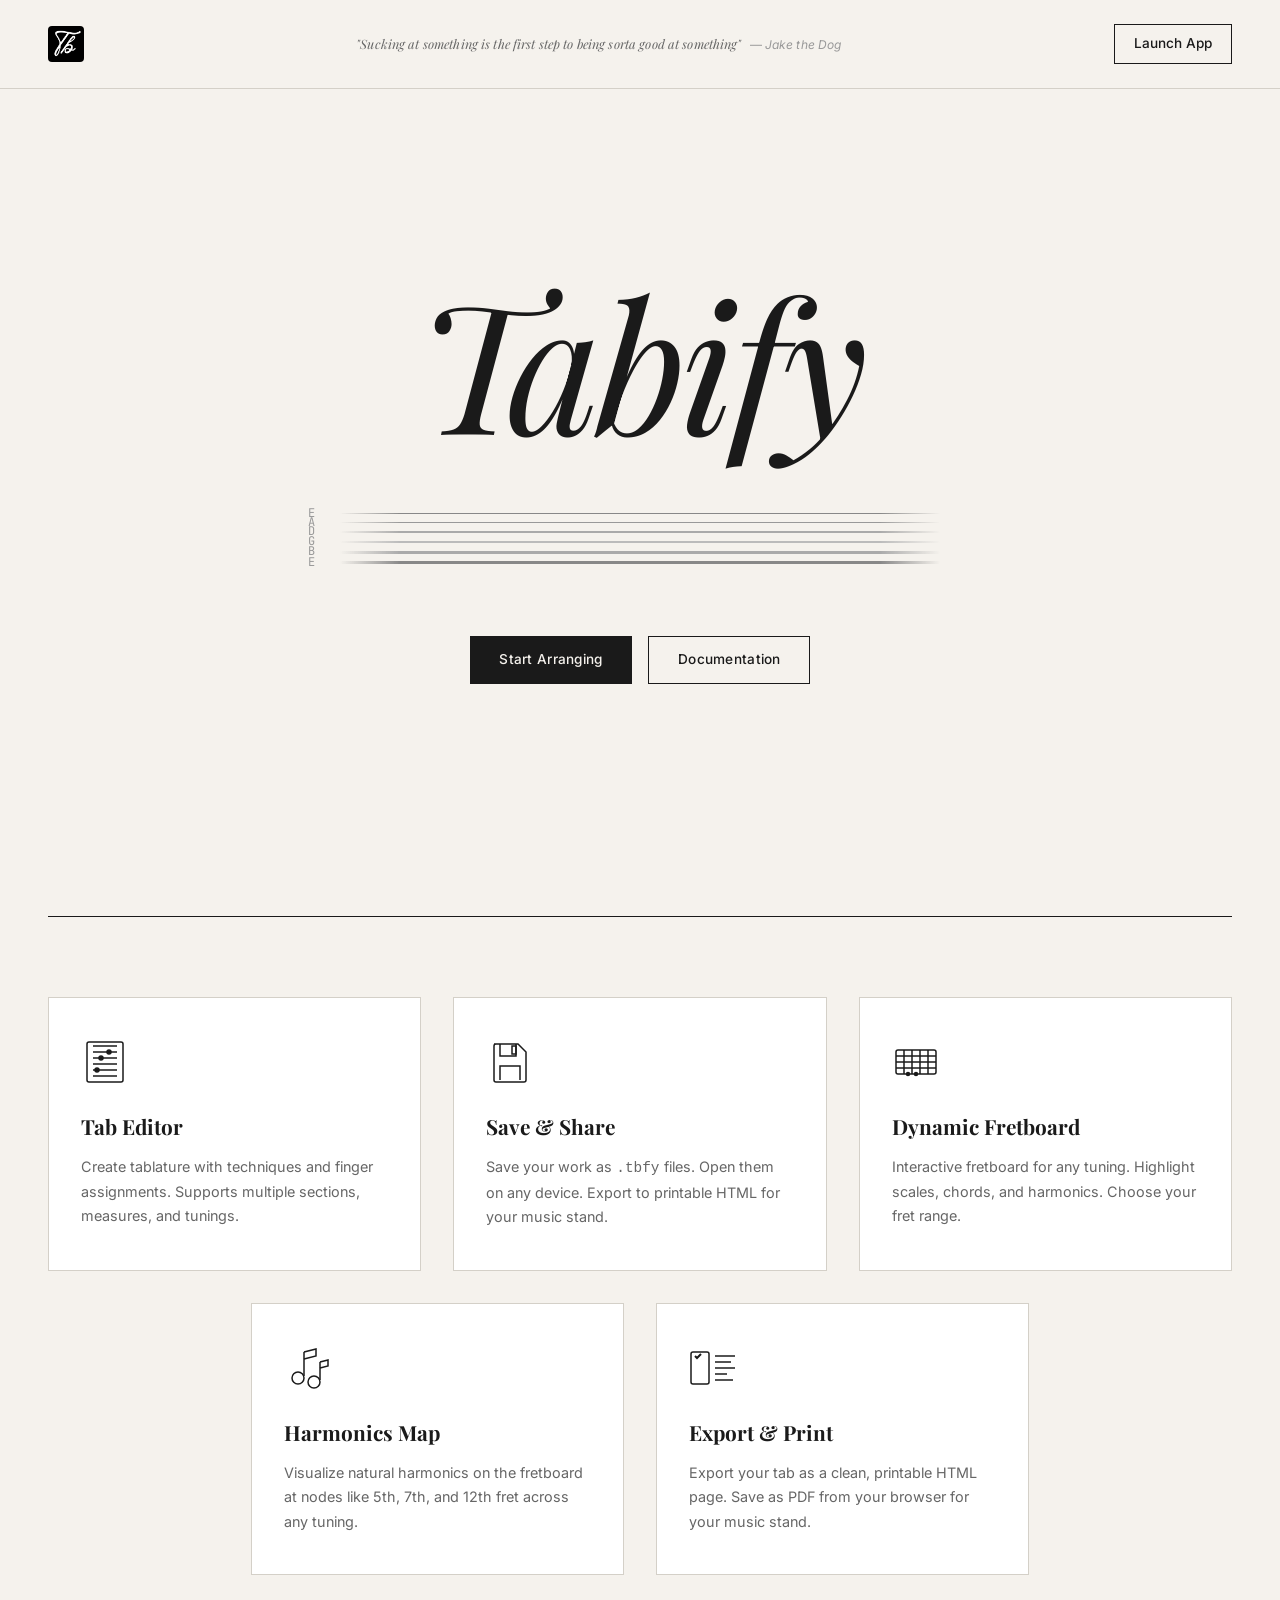
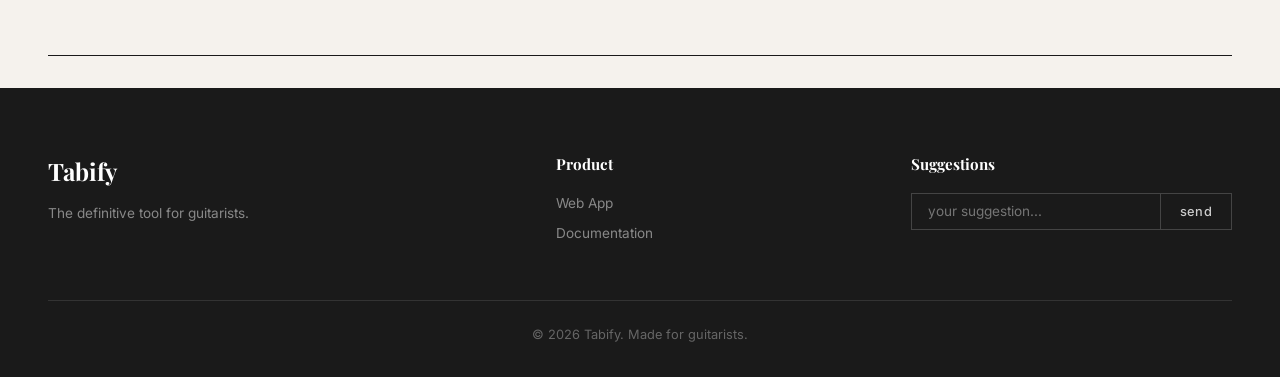
<file: index.html>
<!DOCTYPE html>
<html lang="en">
<head>
    <meta charset="UTF-8">
    <meta name="viewport" content="width=device-width, initial-scale=1.0">
    <title>Tabify — Guitar Arrangement Tool</title>
    <link rel="preconnect" href="https://fonts.googleapis.com">
    <link rel="preconnect" href="https://fonts.gstatic.com" crossorigin>
    <link href="https://fonts.googleapis.com/css2?family=Playfair+Display:ital,wght@0,400;0,700;0,900;1,400&family=Inter:wght@300;400;500;600&family=JetBrains+Mono:wght@400;500&display=swap" rel="stylesheet">
    <link rel="stylesheet" href="styles.css">
</head>
<body id="top">

    <!-- Navigation -->
    <nav class="navbar">
        <div class="nav-logo"><img src="logo.png" alt="Tabify" class="nav-logo-img"></div>
        <div class="nav-quote">
            <span class="nav-quote-text">"Sucking at something is the first step to being sorta good at something"</span>
            <span class="nav-quote-author">— <em>Jake the Dog</em></span>
        </div>
        <div class="nav-actions">
            <a href="editor.html" class="nav-btn">Launch App</a>
            <button class="hamburger" aria-label="Menu">
                <span></span>
                <span></span>
                <span></span>
            </button>
        </div>
    </nav>

    <!-- Hero Section -->
    <section class="hero">
        <div class="hero-content">
            <h1 class="hero-title hero-title-accent">Tabify</h1>
            <div class="hero-guitar">
                <div class="guitar-strings">
                    <div class="string" data-note="E"></div>
                    <div class="string" data-note="A"></div>
                    <div class="string" data-note="D"></div>
                    <div class="string" data-note="G"></div>
                    <div class="string" data-note="B"></div>
                    <div class="string" data-note="E"></div>
                </div>
            </div>
            <div class="hero-cta">
                <a href="editor.html" class="btn btn-primary">Start Arranging</a>
                <a href="docs.html" class="btn btn-outline">Documentation</a>
            </div>
        </div>
    </section>

    <!-- Section Divider -->
    <div class="section-divider">
        <div class="divider-line"></div>
    </div>

    <!-- Features Section -->
    <section id="features" class="features">
        <div class="features-grid">

            <div class="feature-card">
                <div class="feature-icon">
                    <svg viewBox="0 0 48 48" fill="none" stroke="currentColor" stroke-width="1.5">
                        <rect x="6" y="4" width="36" height="40" rx="2"/>
                        <line x1="12" y1="14" x2="36" y2="14"/>
                        <line x1="12" y1="20" x2="36" y2="20"/>
                        <line x1="12" y1="26" x2="36" y2="26"/>
                        <line x1="12" y1="32" x2="36" y2="32"/>
                        <line x1="12" y1="38" x2="36" y2="38"/>
                        <line x1="12" y1="8" x2="36" y2="8"/>
                        <circle cx="20" cy="20" r="2" fill="currentColor"/>
                        <circle cx="28" cy="14" r="2" fill="currentColor"/>
                        <circle cx="16" cy="32" r="2" fill="currentColor"/>
                    </svg>
                </div>
                <h3>Tab Editor</h3>
                <p>Create tablature with techniques and finger assignments. Supports multiple sections, measures, and tunings.</p>
            </div>

            <div class="feature-card">
                <div class="feature-icon">
                    <svg viewBox="0 0 48 48" fill="none" stroke="currentColor" stroke-width="1.5">
                        <path d="M8 6h24l8 8v28a2 2 0 01-2 2H10a2 2 0 01-2-2V8a2 2 0 012-2z"/>
                        <path d="M14 6v12h16V6"/>
                        <path d="M14 42v-14h20v14"/>
                        <rect x="26" y="8" width="4" height="8"/>
                    </svg>
                </div>
                <h3>Save & Share</h3>
                <p>Save your work as <code>.tbfy</code> files. Open them on any device. Export to printable HTML for your music stand.</p>
            </div>

            <div class="feature-card">
                <div class="feature-icon">
                    <svg viewBox="0 0 48 48" fill="none" stroke="currentColor" stroke-width="1.5">
                        <rect x="4" y="12" width="40" height="24" rx="2"/>
                        <line x1="4" y1="18" x2="44" y2="18"/>
                        <line x1="4" y1="24" x2="44" y2="24"/>
                        <line x1="4" y1="30" x2="44" y2="30"/>
                        <line x1="12" y1="12" x2="12" y2="36"/>
                        <line x1="20" y1="12" x2="20" y2="36"/>
                        <line x1="28" y1="12" x2="28" y2="36"/>
                        <line x1="36" y1="12" x2="36" y2="36"/>
                        <circle cx="24" cy="36" r="1.5" fill="currentColor"/>
                        <circle cx="16" cy="36" r="1.5" fill="currentColor"/>
                    </svg>
                </div>
                <h3>Dynamic Fretboard</h3>
                <p>Interactive fretboard for any tuning. Highlight scales, chords, and harmonics. Choose your fret range.</p>
            </div>

            <div class="feature-card">
                <div class="feature-icon">
                    <svg viewBox="0 0 48 48" fill="none" stroke="currentColor" stroke-width="1.5">
                        <path d="M20 8 L20 32"/>
                        <circle cx="14" cy="34" r="6"/>
                        <path d="M20 8 L32 5 L32 12 L20 15"/>
                        <path d="M36 18 L36 36"/>
                        <circle cx="30" cy="38" r="6"/>
                        <path d="M36 18 L44 16 L44 22 L36 24"/>
                    </svg>
                </div>
                <h3>Harmonics Map</h3>
                <p>Visualize natural harmonics on the fretboard at nodes like 5th, 7th, and 12th fret across any tuning.</p>
            </div>

            <div class="feature-card">
                <div class="feature-icon">
                    <svg viewBox="0 0 48 48" fill="none" stroke="currentColor" stroke-width="1.5">
                        <rect x="2" y="8" width="18" height="32" rx="2"/>
                        <path d="M26 12 h20"/>
                        <path d="M26 18 h16"/>
                        <path d="M26 24 h20"/>
                        <path d="M26 30 h12"/>
                        <path d="M26 36 h18"/>
                        <path d="M6 12 L8 14 L12 10" stroke-width="2"/>
                    </svg>
                </div>
                <h3>Export & Print</h3>
                <p>Export your tab as a clean, printable HTML page. Save as PDF from your browser for your music stand.</p>
            </div>

        </div>
    </section>

    <!-- Section Divider -->
    <div class="section-divider">
        <div class="divider-line"></div>
    </div>

    <!-- Footer -->
    <footer class="footer">
        <div class="footer-content">
            <div class="footer-brand">
                <span class="footer-logo">Tabify</span>
                <p>The definitive tool for guitarists.</p>
            </div>
            <div class="footer-links">
                <div class="footer-col">
                    <h4>Product</h4>
                    <a href="#top">Web App</a>
                    <a href="docs.html">Documentation</a>
                </div>
            </div>
            <div class="footer-newsletter">
                <h4>Suggestions</h4>
                <div class="newsletter-form">
                    <input type="text" id="suggestion-input" placeholder="your suggestion...">
                    <button class="btn btn-primary" id="suggestion-submit">send</button>
                </div>
            </div>
        </div>
        <div class="footer-bottom">
            <p>&copy; 2026 Tabify. Made for guitarists.</p>
        </div>
    </footer>

    <script>
    // Hamburger menu — toggle quote visibility on mobile
    const hamburger = document.querySelector('.hamburger');
    const navQuote = document.querySelector('.nav-quote');
    if (hamburger && navQuote) {
        hamburger.addEventListener('click', () => {
            navQuote.style.display = navQuote.style.display === 'flex' ? 'none' : 'flex';
            if (navQuote.style.display === 'flex') {
                navQuote.style.position = 'absolute';
                navQuote.style.top = '100%';
                navQuote.style.left = '0';
                navQuote.style.right = '0';
                navQuote.style.background = 'var(--bg)';
                navQuote.style.flexDirection = 'column';
                navQuote.style.padding = '1rem 1.5rem';
                navQuote.style.borderBottom = '1px solid var(--border)';
            }
        });
    }

    // Suggestions form via Formspree
    document.getElementById('suggestion-submit').addEventListener('click', () => {
        const input = document.getElementById('suggestion-input');
        const msg = input.value.trim();
        if (!msg) return;

        const btn = document.getElementById('suggestion-submit');
        btn.textContent = '...';
        btn.disabled = true;

        fetch('https://formspree.io/f/xjgadlap', {
            method: 'POST',
            headers: { 'Content-Type': 'application/json', 'Accept': 'application/json' },
            body: JSON.stringify({ message: msg })
        })
        .then(res => {
            if (res.ok) {
                input.value = '';
                btn.textContent = 'sent!';
                setTimeout(() => { btn.textContent = 'send'; btn.disabled = false; }, 2000);
            } else {
                btn.textContent = 'error';
                setTimeout(() => { btn.textContent = 'send'; btn.disabled = false; }, 2000);
            }
        })
        .catch(() => {
            btn.textContent = 'error';
            setTimeout(() => { btn.textContent = 'send'; btn.disabled = false; }, 2000);
        });
    });
    </script>
</body>
</html>
</file>
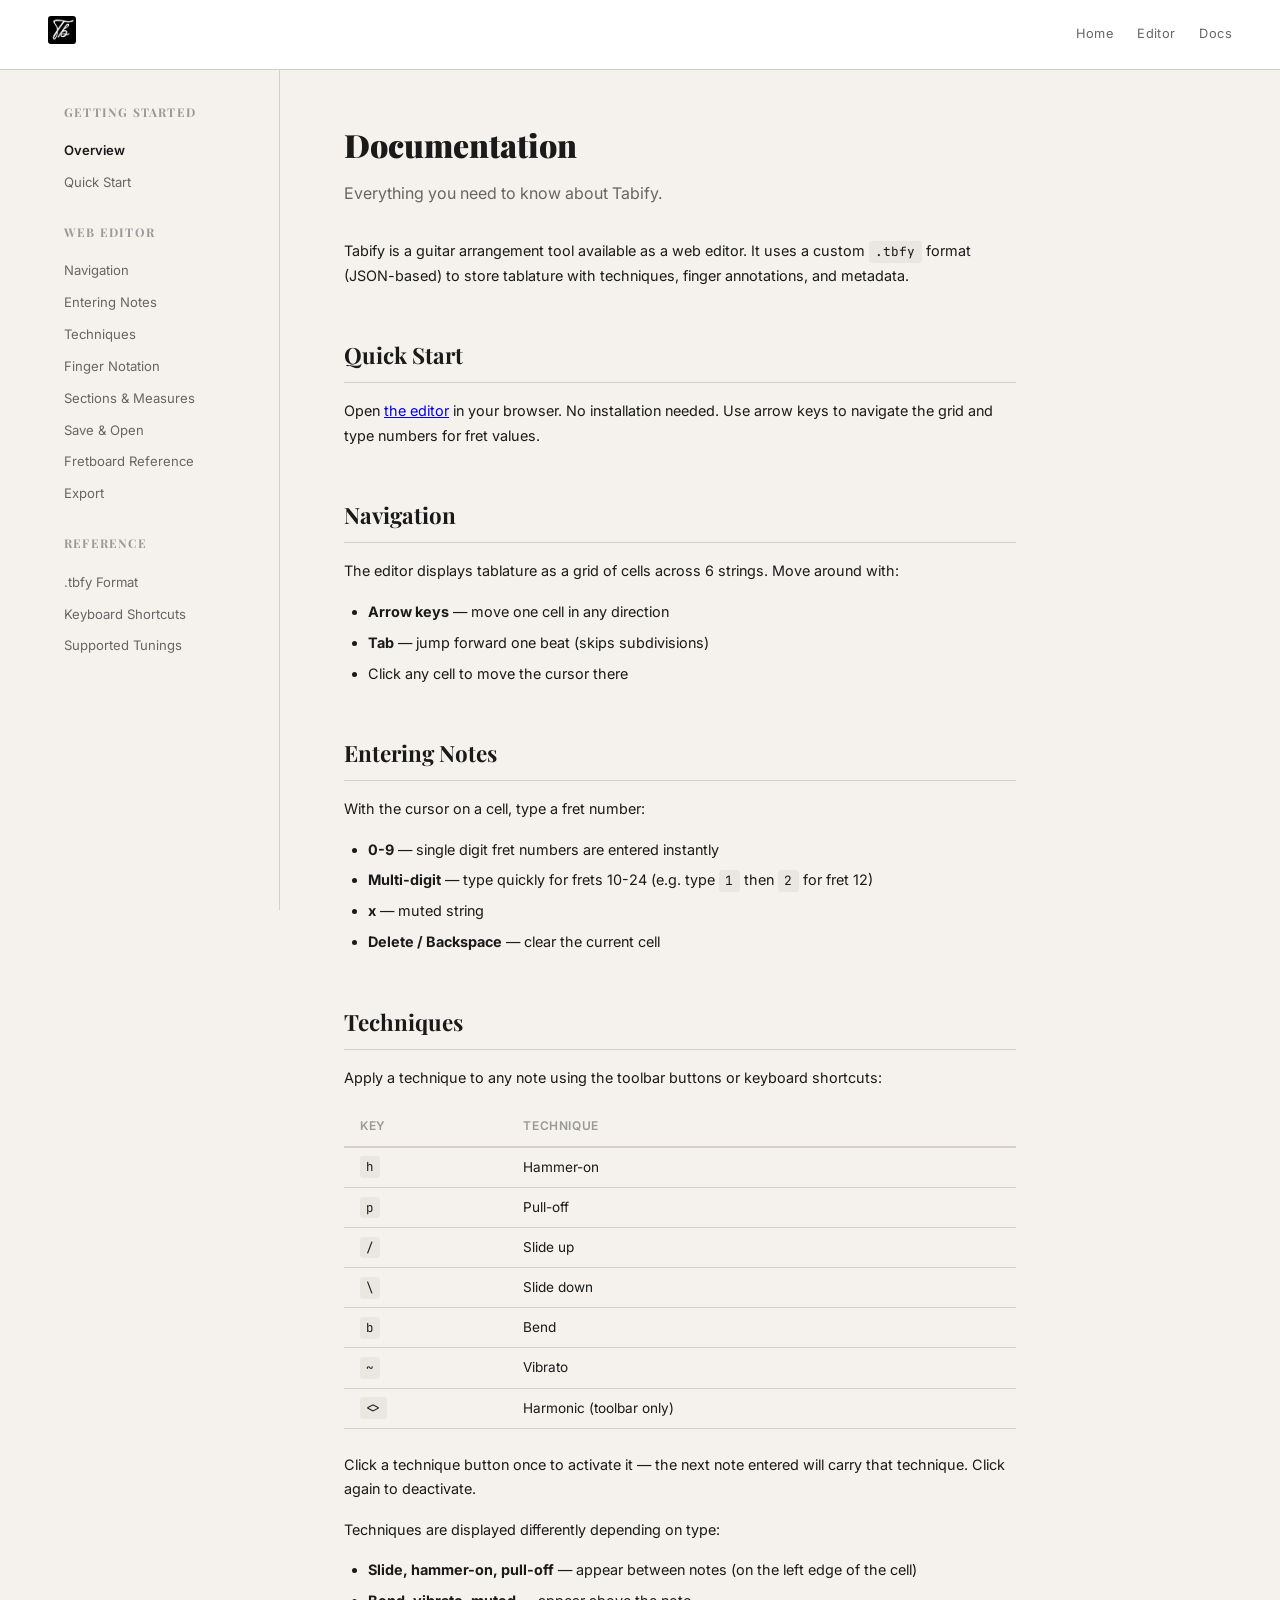
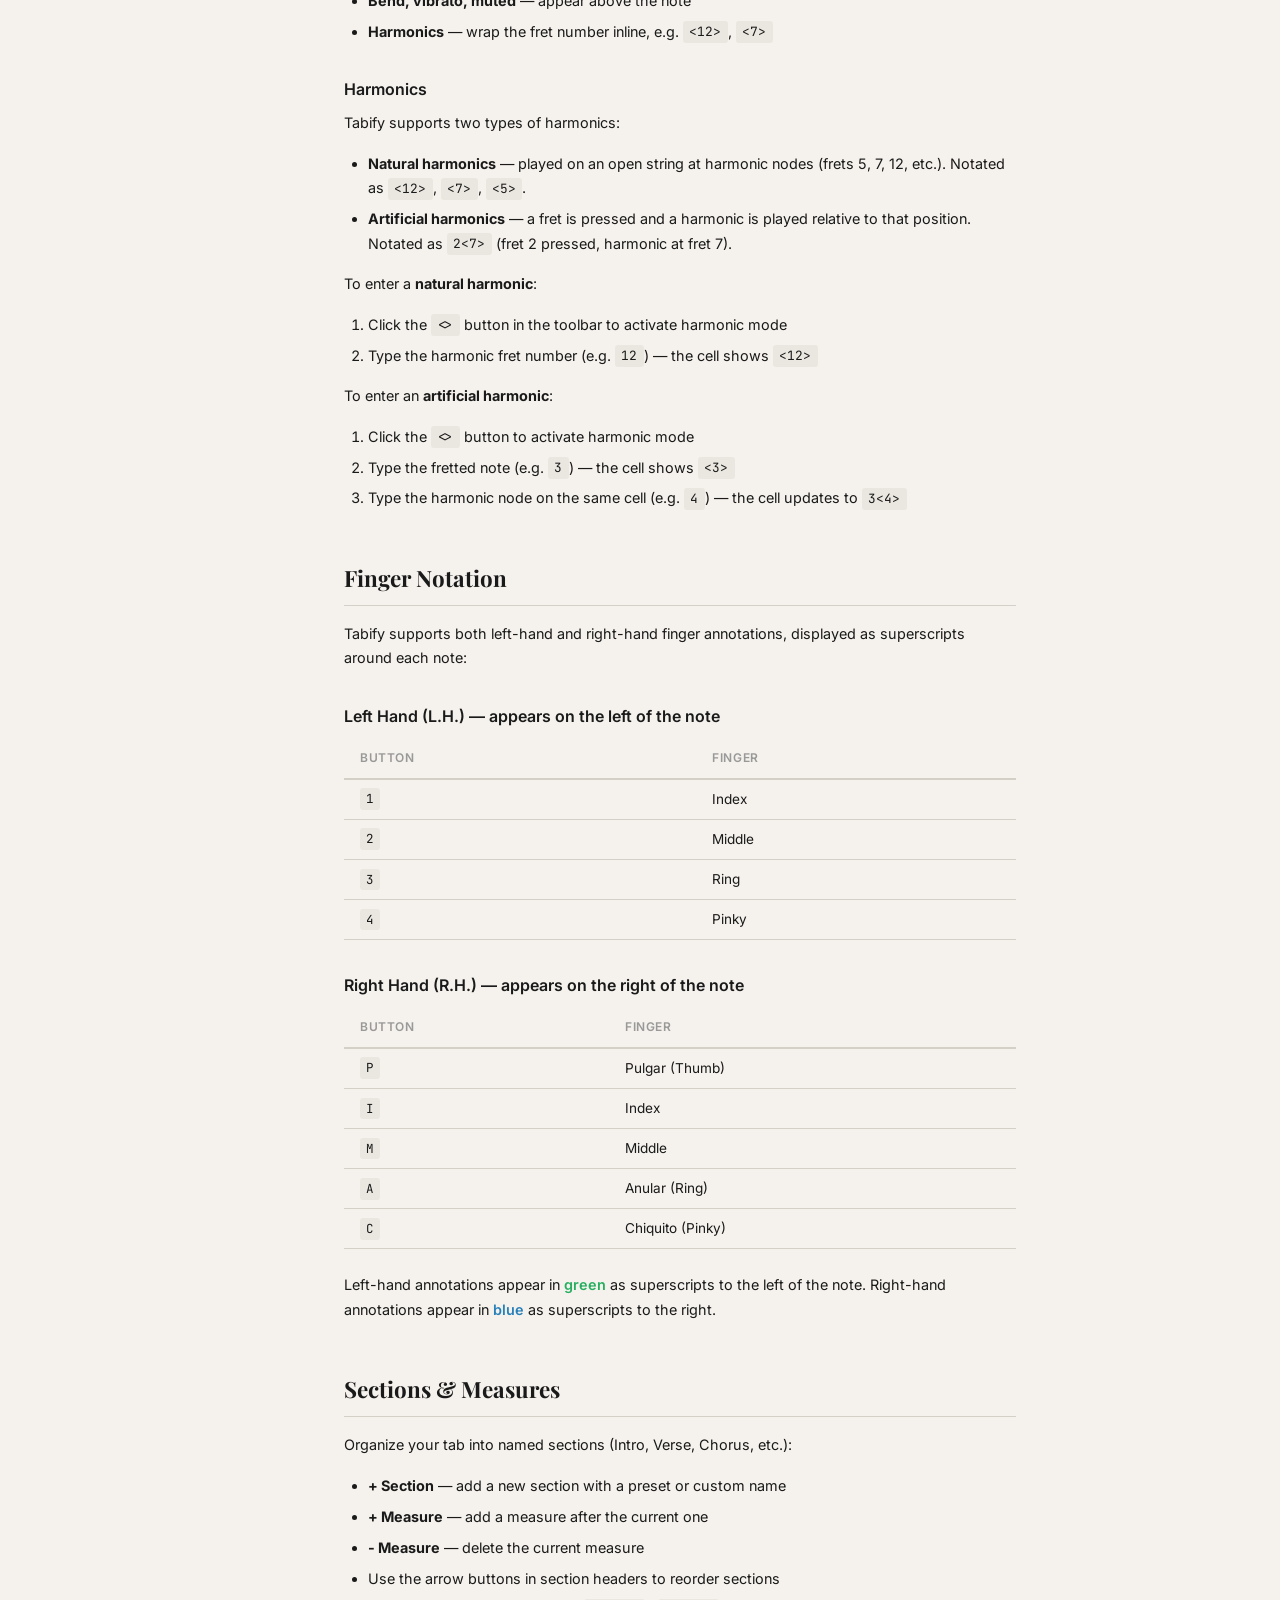
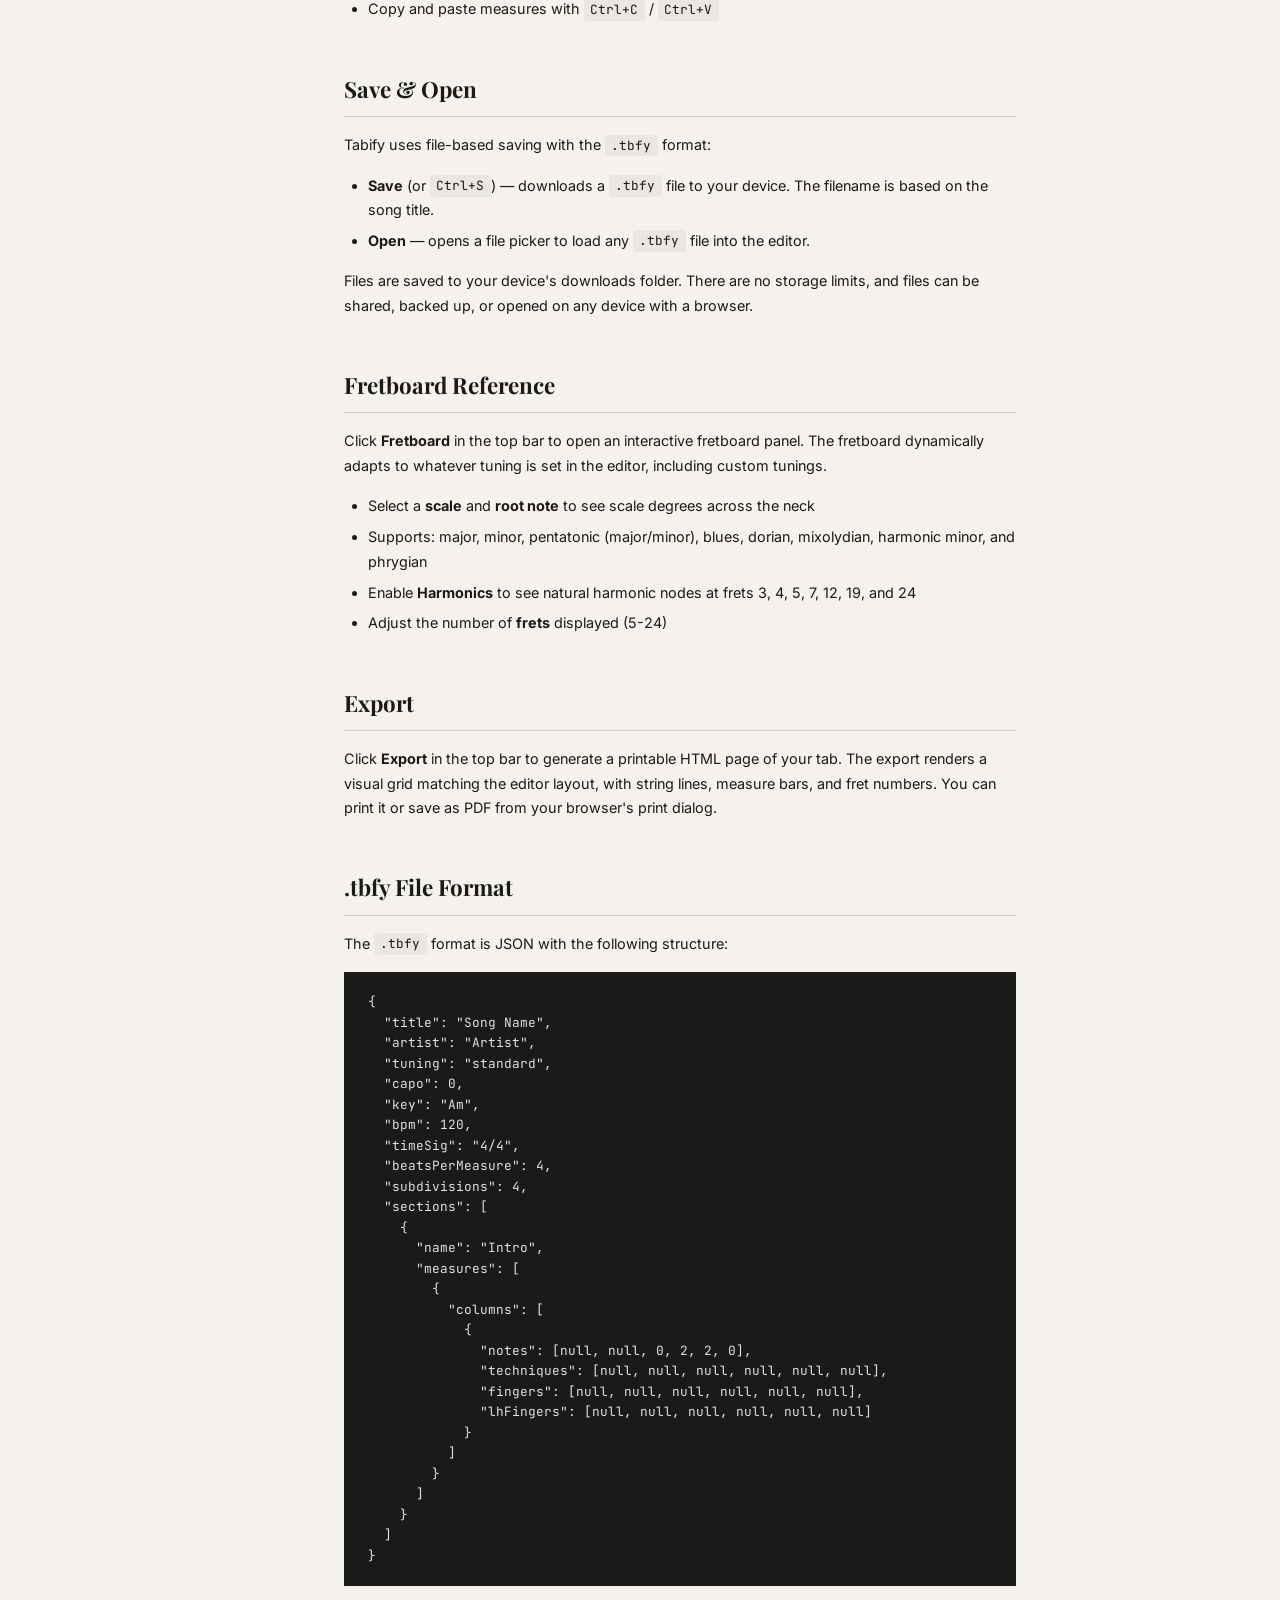
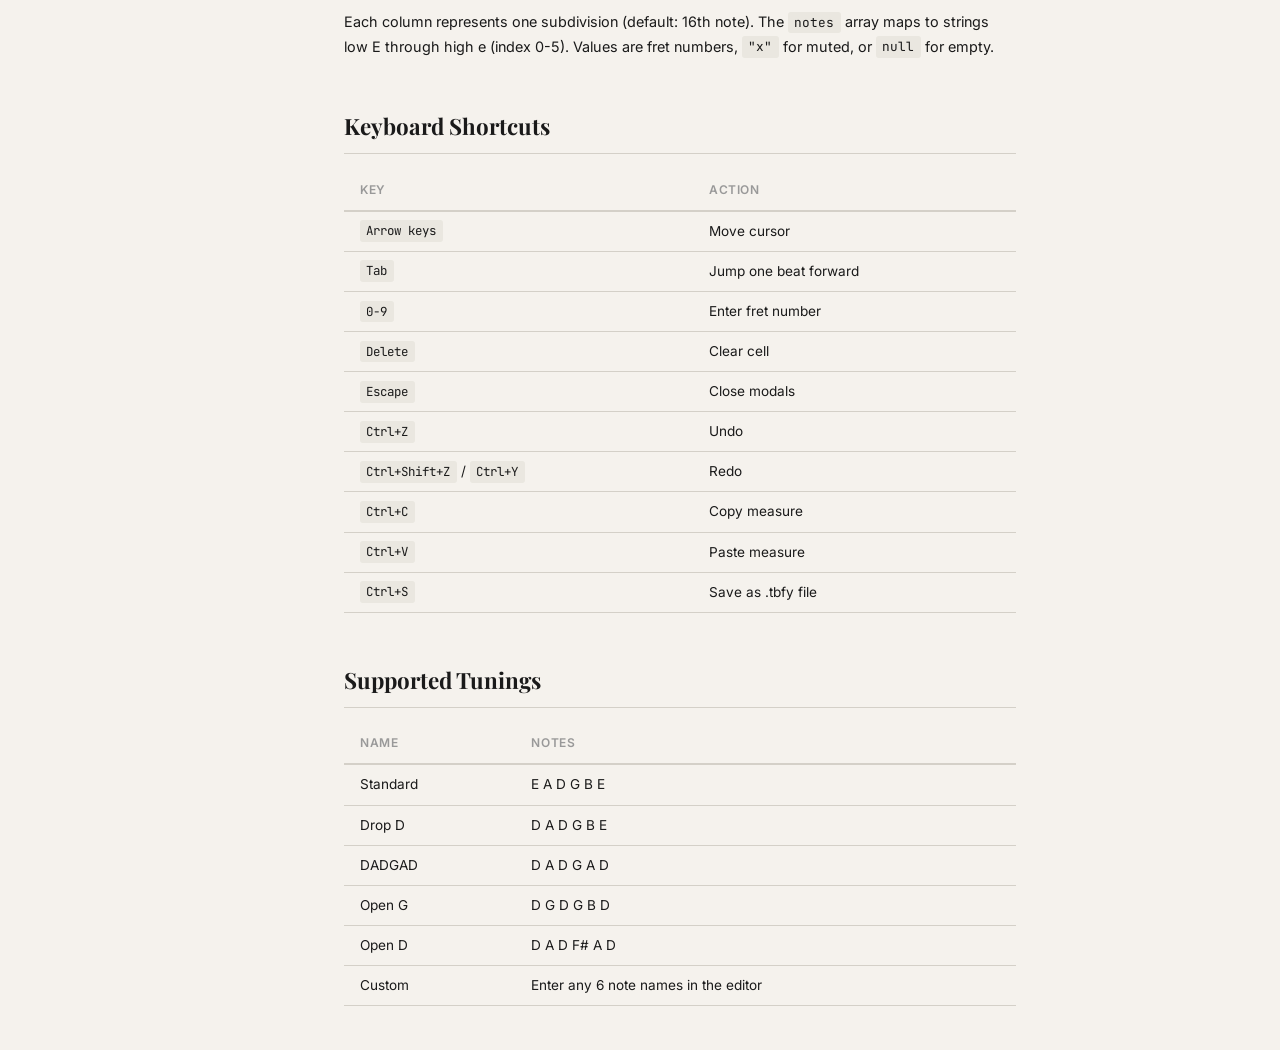
<file: docs.html>
<!DOCTYPE html>
<html lang="en">
<head>
    <meta charset="UTF-8">
    <meta name="viewport" content="width=device-width, initial-scale=1.0">
    <title>Tabify — Documentation</title>
    <link rel="preconnect" href="https://fonts.googleapis.com">
    <link rel="preconnect" href="https://fonts.gstatic.com" crossorigin>
    <link href="https://fonts.googleapis.com/css2?family=Playfair+Display:ital,wght@0,400;0,700;0,900;1,400&family=Inter:wght@300;400;500;600&family=JetBrains+Mono:wght@400;500&display=swap" rel="stylesheet">
    <style>
        *, *::before, *::after { margin: 0; padding: 0; box-sizing: border-box; }

        :root {
            --bg: #f5f2ed;
            --text: #1a1a1a;
            --text-light: #666;
            --text-muted: #999;
            --border: #d4d0c8;
            --card-bg: #fff;
            --serif: 'Playfair Display', Georgia, serif;
            --sans: 'Inter', -apple-system, sans-serif;
            --mono: 'JetBrains Mono', 'Courier New', monospace;
        }

        body {
            font-family: var(--sans);
            background: var(--bg);
            color: var(--text);
            line-height: 1.7;
        }

        /* Top bar */
        .docs-topbar {
            display: flex;
            align-items: center;
            padding: 1rem 3rem;
            border-bottom: 1px solid var(--border);
            background: var(--card-bg);
            position: sticky;
            top: 0;
            z-index: 50;
        }

        .docs-topbar a.logo {
            font-family: var(--serif);
            font-size: 1.2rem;
            font-weight: 700;
            color: var(--text);
            text-decoration: none;
            font-style: italic;
        }

        .docs-topbar nav {
            margin-left: auto;
            display: flex;
            gap: 1.5rem;
        }

        .docs-topbar nav a {
            font-size: 0.8rem;
            color: var(--text-light);
            text-decoration: none;
            letter-spacing: 0.03em;
        }

        .docs-topbar nav a:hover { color: var(--text); }

        /* Layout */
        .docs-layout {
            display: flex;
            max-width: 1200px;
            margin: 0 auto;
            min-height: calc(100vh - 60px);
        }

        /* Sidebar */
        .docs-sidebar {
            width: 240px;
            padding: 2rem 1.5rem;
            border-right: 1px solid var(--border);
            position: sticky;
            top: 60px;
            height: calc(100vh - 60px);
            overflow-y: auto;
            flex-shrink: 0;
        }

        .docs-sidebar h4 {
            font-family: var(--serif);
            font-size: 0.75rem;
            font-weight: 700;
            text-transform: uppercase;
            letter-spacing: 0.1em;
            color: var(--text-muted);
            margin-bottom: 0.75rem;
            margin-top: 1.5rem;
        }

        .docs-sidebar h4:first-child { margin-top: 0; }

        .docs-sidebar a {
            display: block;
            font-size: 0.82rem;
            color: var(--text-light);
            text-decoration: none;
            padding: 0.3rem 0;
            transition: color 0.15s;
        }

        .docs-sidebar a:hover { color: var(--text); }
        .docs-sidebar a.active { color: var(--text); font-weight: 600; }

        /* Content */
        .docs-content {
            flex: 1;
            padding: 3rem 4rem;
            max-width: 800px;
        }

        .docs-content h1 {
            font-family: var(--serif);
            font-size: 2rem;
            font-weight: 900;
            margin-bottom: 0.5rem;
        }

        .docs-content h2 {
            font-family: var(--serif);
            font-size: 1.4rem;
            font-weight: 700;
            margin-top: 3rem;
            margin-bottom: 1rem;
            padding-bottom: 0.5rem;
            border-bottom: 1px solid var(--border);
        }

        .docs-content h3 {
            font-family: var(--sans);
            font-size: 1rem;
            font-weight: 600;
            margin-top: 2rem;
            margin-bottom: 0.5rem;
        }

        .docs-content p {
            font-size: 0.9rem;
            margin-bottom: 1rem;
            color: var(--text);
        }

        .docs-content .subtitle {
            font-size: 1rem;
            color: var(--text-light);
            margin-bottom: 2rem;
        }

        .docs-content ul, .docs-content ol {
            font-size: 0.9rem;
            margin-bottom: 1rem;
            padding-left: 1.5rem;
        }

        .docs-content li { margin-bottom: 0.4rem; }

        .docs-content code {
            font-family: var(--mono);
            font-size: 0.8rem;
            background: #eae7e0;
            padding: 0.15rem 0.4rem;
            border-radius: 3px;
        }

        .docs-content pre {
            background: #1a1a1a;
            color: #e0e0e0;
            padding: 1.25rem 1.5rem;
            margin-bottom: 1.5rem;
            overflow-x: auto;
            line-height: 1.5;
        }

        .docs-content pre code {
            background: none;
            padding: 0;
            color: inherit;
            font-size: 0.8rem;
        }

        .docs-content table {
            width: 100%;
            border-collapse: collapse;
            margin-bottom: 1.5rem;
            font-size: 0.85rem;
        }

        .docs-content th {
            text-align: left;
            padding: 0.6rem 1rem;
            border-bottom: 2px solid var(--border);
            font-weight: 600;
            font-size: 0.75rem;
            text-transform: uppercase;
            letter-spacing: 0.05em;
            color: var(--text-muted);
        }

        .docs-content td {
            padding: 0.5rem 1rem;
            border-bottom: 1px solid var(--border);
        }

        .docs-content td code {
            font-size: 0.78rem;
        }

        .docs-content .callout {
            background: var(--card-bg);
            border-left: 3px solid var(--text);
            padding: 1rem 1.25rem;
            margin-bottom: 1.5rem;
            font-size: 0.85rem;
        }

        @media (max-width: 768px) {
            .docs-topbar {
                padding: 0.75rem 1rem;
            }
            .docs-topbar nav {
                gap: 1rem;
            }
            .docs-topbar nav a {
                font-size: 0.75rem;
            }
            .docs-layout { flex-direction: column; }
            .docs-sidebar {
                width: 100%;
                position: static;
                height: auto;
                border-right: none;
                border-bottom: 1px solid var(--border);
                padding: 1rem;
                display: flex;
                flex-wrap: wrap;
                gap: 0 1.5rem;
            }
            .docs-sidebar h4 {
                width: 100%;
                margin-top: 0.75rem;
            }
            .docs-sidebar a {
                padding: 0.2rem 0;
            }
            .docs-content {
                padding: 1.5rem 1rem;
            }
            .docs-content h1 {
                font-size: 1.5rem;
            }
            .docs-content h2 {
                font-size: 1.15rem;
                margin-top: 2rem;
            }
            .docs-content pre {
                padding: 0.75rem 1rem;
                font-size: 0.7rem;
            }
            .docs-content pre code {
                font-size: 0.7rem;
            }
            .docs-content table {
                font-size: 0.75rem;
                display: block;
                overflow-x: auto;
            }
            .docs-content th,
            .docs-content td {
                padding: 0.4rem 0.6rem;
            }
        }
    </style>
</head>
<body>

    <div class="docs-topbar">
        <a href="index.html" class="logo"><img src="logo.png" alt="Tabify" style="height:28px;width:auto;border-radius:3px;"></a>
        <nav>
            <a href="index.html">Home</a>
            <a href="editor.html">Editor</a>
            <a href="docs.html">Docs</a>
        </nav>
    </div>

    <div class="docs-layout">
        <aside class="docs-sidebar">
            <h4>Getting Started</h4>
            <a href="#overview" class="active">Overview</a>
            <a href="#quick-start">Quick Start</a>

            <h4>Web Editor</h4>
            <a href="#navigation">Navigation</a>
            <a href="#entering-notes">Entering Notes</a>
            <a href="#techniques">Techniques</a>
            <a href="#fingers">Finger Notation</a>
            <a href="#sections">Sections & Measures</a>
            <a href="#save-open">Save & Open</a>
            <a href="#fretboard">Fretboard Reference</a>
            <a href="#export">Export</a>

            <h4>Reference</h4>
            <a href="#tbfy-format">.tbfy Format</a>
            <a href="#shortcuts">Keyboard Shortcuts</a>
            <a href="#tunings">Supported Tunings</a>
        </aside>

        <main class="docs-content">
            <h1 id="overview">Documentation</h1>
            <p class="subtitle">Everything you need to know about Tabify.</p>

            <p>Tabify is a guitar arrangement tool available as a web editor. It uses a custom <code>.tbfy</code> format (JSON-based) to store tablature with techniques, finger annotations, and metadata.</p>

            <h2 id="quick-start">Quick Start</h2>
            <p>Open <a href="editor.html">the editor</a> in your browser. No installation needed. Use arrow keys to navigate the grid and type numbers for fret values.</p>

            <h2 id="navigation">Navigation</h2>
            <p>The editor displays tablature as a grid of cells across 6 strings. Move around with:</p>
            <ul>
                <li><strong>Arrow keys</strong> — move one cell in any direction</li>
                <li><strong>Tab</strong> — jump forward one beat (skips subdivisions)</li>
                <li>Click any cell to move the cursor there</li>
            </ul>

            <h2 id="entering-notes">Entering Notes</h2>
            <p>With the cursor on a cell, type a fret number:</p>
            <ul>
                <li><strong>0-9</strong> — single digit fret numbers are entered instantly</li>
                <li><strong>Multi-digit</strong> — type quickly for frets 10-24 (e.g. type <code>1</code> then <code>2</code> for fret 12)</li>
                <li><strong>x</strong> — muted string</li>
                <li><strong>Delete / Backspace</strong> — clear the current cell</li>
            </ul>

            <h2 id="techniques">Techniques</h2>
            <p>Apply a technique to any note using the toolbar buttons or keyboard shortcuts:</p>
            <table>
                <tr><th>Key</th><th>Technique</th></tr>
                <tr><td><code>h</code></td><td>Hammer-on</td></tr>
                <tr><td><code>p</code></td><td>Pull-off</td></tr>
                <tr><td><code>/</code></td><td>Slide up</td></tr>
                <tr><td><code>\</code></td><td>Slide down</td></tr>
                <tr><td><code>b</code></td><td>Bend</td></tr>
                <tr><td><code>~</code></td><td>Vibrato</td></tr>
                <tr><td><code>&lt;&gt;</code></td><td>Harmonic (toolbar only)</td></tr>
            </table>
            <p>Click a technique button once to activate it — the next note entered will carry that technique. Click again to deactivate.</p>
            <p>Techniques are displayed differently depending on type:</p>
            <ul>
                <li><strong>Slide, hammer-on, pull-off</strong> — appear between notes (on the left edge of the cell)</li>
                <li><strong>Bend, vibrato, muted</strong> — appear above the note</li>
                <li><strong>Harmonics</strong> — wrap the fret number inline, e.g. <code>&lt;12&gt;</code>, <code>&lt;7&gt;</code></li>
            </ul>

            <h3>Harmonics</h3>
            <p>Tabify supports two types of harmonics:</p>
            <ul>
                <li><strong>Natural harmonics</strong> — played on an open string at harmonic nodes (frets 5, 7, 12, etc.). Notated as <code>&lt;12&gt;</code>, <code>&lt;7&gt;</code>, <code>&lt;5&gt;</code>.</li>
                <li><strong>Artificial harmonics</strong> — a fret is pressed and a harmonic is played relative to that position. Notated as <code>2&lt;7&gt;</code> (fret 2 pressed, harmonic at fret 7).</li>
            </ul>
            <p>To enter a <strong>natural harmonic</strong>:</p>
            <ol>
                <li>Click the <code>&lt;&gt;</code> button in the toolbar to activate harmonic mode</li>
                <li>Type the harmonic fret number (e.g. <code>12</code>) — the cell shows <code>&lt;12&gt;</code></li>
            </ol>
            <p>To enter an <strong>artificial harmonic</strong>:</p>
            <ol>
                <li>Click the <code>&lt;&gt;</code> button to activate harmonic mode</li>
                <li>Type the fretted note (e.g. <code>3</code>) — the cell shows <code>&lt;3&gt;</code></li>
                <li>Type the harmonic node on the same cell (e.g. <code>4</code>) — the cell updates to <code>3&lt;4&gt;</code></li>
            </ol>

            <h2 id="fingers">Finger Notation</h2>
            <p>Tabify supports both left-hand and right-hand finger annotations, displayed as superscripts around each note:</p>

            <h3>Left Hand (L.H.) — appears on the left of the note</h3>
            <table>
                <tr><th>Button</th><th>Finger</th></tr>
                <tr><td><code>1</code></td><td>Index</td></tr>
                <tr><td><code>2</code></td><td>Middle</td></tr>
                <tr><td><code>3</code></td><td>Ring</td></tr>
                <tr><td><code>4</code></td><td>Pinky</td></tr>
            </table>

            <h3>Right Hand (R.H.) — appears on the right of the note</h3>
            <table>
                <tr><th>Button</th><th>Finger</th></tr>
                <tr><td><code>P</code></td><td>Pulgar (Thumb)</td></tr>
                <tr><td><code>I</code></td><td>Index</td></tr>
                <tr><td><code>M</code></td><td>Middle</td></tr>
                <tr><td><code>A</code></td><td>Anular (Ring)</td></tr>
                <tr><td><code>C</code></td><td>Chiquito (Pinky)</td></tr>
            </table>
            <p>Left-hand annotations appear in <span style="color:#27ae60;font-weight:600;">green</span> as superscripts to the left of the note. Right-hand annotations appear in <span style="color:#2980b9;font-weight:600;">blue</span> as superscripts to the right.</p>

            <h2 id="sections">Sections & Measures</h2>
            <p>Organize your tab into named sections (Intro, Verse, Chorus, etc.):</p>
            <ul>
                <li><strong>+ Section</strong> — add a new section with a preset or custom name</li>
                <li><strong>+ Measure</strong> — add a measure after the current one</li>
                <li><strong>- Measure</strong> — delete the current measure</li>
                <li>Use the arrow buttons in section headers to reorder sections</li>
                <li>Copy and paste measures with <code>Ctrl+C</code> / <code>Ctrl+V</code></li>
            </ul>

            <h2 id="save-open">Save & Open</h2>
            <p>Tabify uses file-based saving with the <code>.tbfy</code> format:</p>
            <ul>
                <li><strong>Save</strong> (or <code>Ctrl+S</code>) — downloads a <code>.tbfy</code> file to your device. The filename is based on the song title.</li>
                <li><strong>Open</strong> — opens a file picker to load any <code>.tbfy</code> file into the editor.</li>
            </ul>
            <p>Files are saved to your device's downloads folder. There are no storage limits, and files can be shared, backed up, or opened on any device with a browser.</p>

            <h2 id="fretboard">Fretboard Reference</h2>
            <p>Click <strong>Fretboard</strong> in the top bar to open an interactive fretboard panel. The fretboard dynamically adapts to whatever tuning is set in the editor, including custom tunings.</p>
            <ul>
                <li>Select a <strong>scale</strong> and <strong>root note</strong> to see scale degrees across the neck</li>
                <li>Supports: major, minor, pentatonic (major/minor), blues, dorian, mixolydian, harmonic minor, and phrygian</li>
                <li>Enable <strong>Harmonics</strong> to see natural harmonic nodes at frets 3, 4, 5, 7, 12, 19, and 24</li>
                <li>Adjust the number of <strong>frets</strong> displayed (5-24)</li>
            </ul>

            <h2 id="export">Export</h2>
            <p>Click <strong>Export</strong> in the top bar to generate a printable HTML page of your tab. The export renders a visual grid matching the editor layout, with string lines, measure bars, and fret numbers. You can print it or save as PDF from your browser's print dialog.</p>

            <h2 id="tbfy-format">.tbfy File Format</h2>
            <p>The <code>.tbfy</code> format is JSON with the following structure:</p>
            <pre><code>{
  "title": "Song Name",
  "artist": "Artist",
  "tuning": "standard",
  "capo": 0,
  "key": "Am",
  "bpm": 120,
  "timeSig": "4/4",
  "beatsPerMeasure": 4,
  "subdivisions": 4,
  "sections": [
    {
      "name": "Intro",
      "measures": [
        {
          "columns": [
            {
              "notes": [null, null, 0, 2, 2, 0],
              "techniques": [null, null, null, null, null, null],
              "fingers": [null, null, null, null, null, null],
              "lhFingers": [null, null, null, null, null, null]
            }
          ]
        }
      ]
    }
  ]
}</code></pre>
            <p>Each column represents one subdivision (default: 16th note). The <code>notes</code> array maps to strings low E through high e (index 0-5). Values are fret numbers, <code>"x"</code> for muted, or <code>null</code> for empty.</p>

            <h2 id="shortcuts">Keyboard Shortcuts</h2>
            <table>
                <tr><th>Key</th><th>Action</th></tr>
                <tr><td><code>Arrow keys</code></td><td>Move cursor</td></tr>
                <tr><td><code>Tab</code></td><td>Jump one beat forward</td></tr>
                <tr><td><code>0-9</code></td><td>Enter fret number</td></tr>
                <tr><td><code>Delete</code></td><td>Clear cell</td></tr>
                <tr><td><code>Escape</code></td><td>Close modals</td></tr>
                <tr><td><code>Ctrl+Z</code></td><td>Undo</td></tr>
                <tr><td><code>Ctrl+Shift+Z</code> / <code>Ctrl+Y</code></td><td>Redo</td></tr>
                <tr><td><code>Ctrl+C</code></td><td>Copy measure</td></tr>
                <tr><td><code>Ctrl+V</code></td><td>Paste measure</td></tr>
                <tr><td><code>Ctrl+S</code></td><td>Save as .tbfy file</td></tr>
            </table>

            <h2 id="tunings">Supported Tunings</h2>
            <table>
                <tr><th>Name</th><th>Notes</th></tr>
                <tr><td>Standard</td><td>E A D G B E</td></tr>
                <tr><td>Drop D</td><td>D A D G B E</td></tr>
                <tr><td>DADGAD</td><td>D A D G A D</td></tr>
                <tr><td>Open G</td><td>D G D G B D</td></tr>
                <tr><td>Open D</td><td>D A D F# A D</td></tr>
                <tr><td>Custom</td><td>Enter any 6 note names in the editor</td></tr>
            </table>
        </main>
    </div>

</body>
</html>
</file>
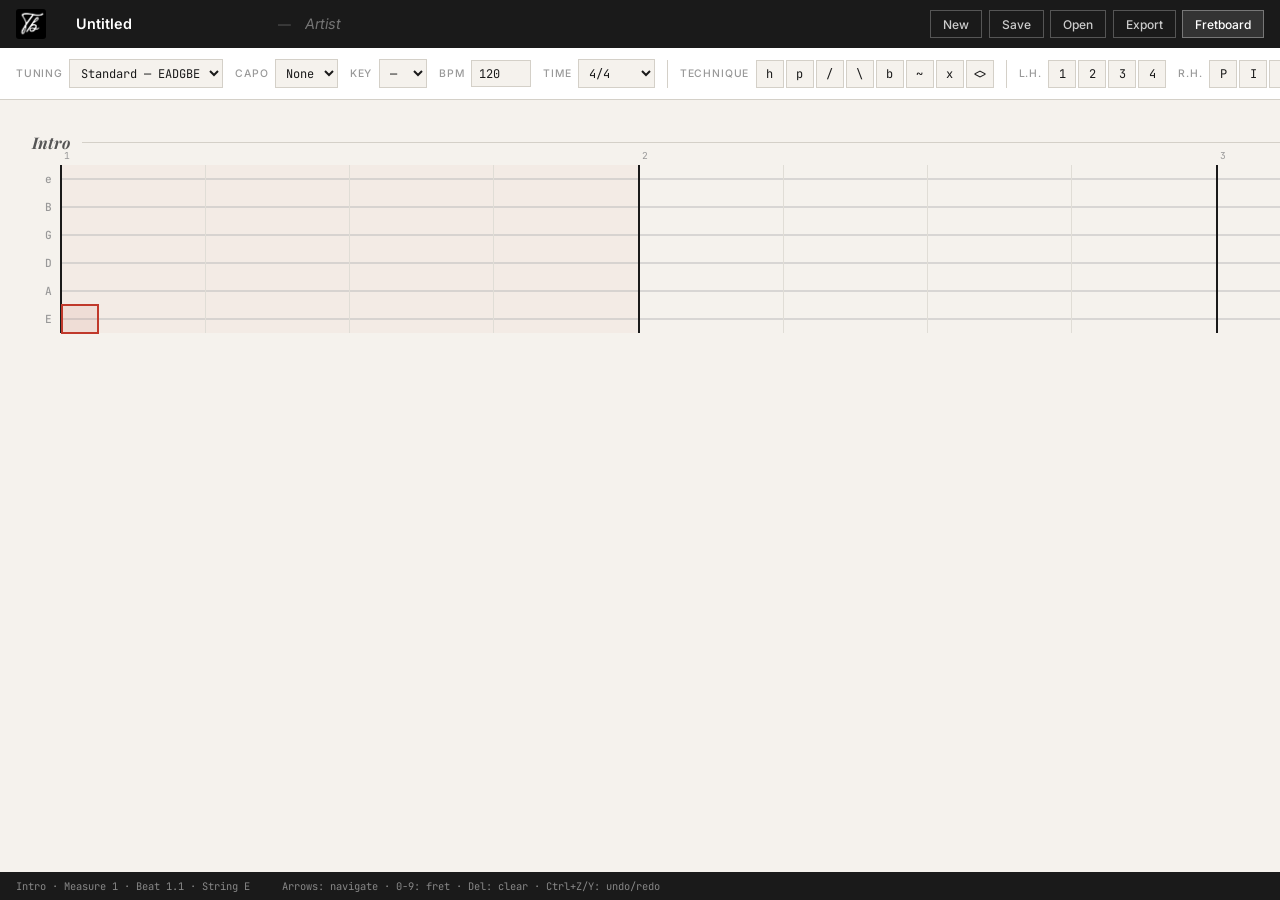
<file: editor.html>
<!DOCTYPE html>
<html lang="en">
<head>
    <meta charset="UTF-8">
    <meta name="viewport" content="width=device-width, initial-scale=1.0">
    <title>Tabify — Editor</title>
    <link rel="preconnect" href="https://fonts.googleapis.com">
    <link rel="preconnect" href="https://fonts.gstatic.com" crossorigin>
    <link href="https://fonts.googleapis.com/css2?family=Playfair+Display:ital,wght@0,400;0,700;0,900;1,400&family=Inter:wght@300;400;500;600&family=JetBrains+Mono:wght@400;500&display=swap" rel="stylesheet">
    <link rel="stylesheet" href="editor.css">
</head>
<body>

    <!-- Top Bar -->
    <header class="topbar">
        <a href="index.html" class="topbar-logo"><img src="logo.png" alt="Tabify" class="topbar-logo-img"></a>
        <div class="topbar-song-info">
            <input type="text" id="song-title" class="song-title-input" value="Untitled" placeholder="Song title">
            <span class="song-sep">—</span>
            <input type="text" id="song-artist" class="song-artist-input" value="" placeholder="Artist">
        </div>
        <div class="topbar-actions">
            <button class="tb-btn" id="btn-new" title="New Tab">New</button>
            <button class="tb-btn" id="btn-save" title="Save as .tbfy file (Ctrl+S)">Save</button>
            <button class="tb-btn" id="btn-open" title="Open .tbfy file">Open</button>
            <input type="file" id="tbfy-file-input" accept=".tbfy" style="display:none;">
            <button class="tb-btn" id="btn-export" title="Export as text">Export</button>
            <button class="tb-btn tb-btn-accent" id="btn-fretboard-toggle" title="Toggle fretboard">Fretboard</button>
        </div>
    </header>

    <!-- Toolbar -->
    <div class="toolbar">
        <!-- Song Metadata -->
        <div class="tool-group">
            <label>Tuning</label>
            <select id="ed-tuning">
                <option value="standard">Standard — EADGBE</option>
                <option value="dropd">Drop D — DADGBE</option>
                <option value="dadgad">DADGAD</option>
                <option value="openg">Open G — DGDGBD</option>
                <option value="opend">Open D — DADF#AD</option>
                <option value="custom">Custom</option>
            </select>
        </div>
        <div class="tool-group" id="custom-tuning-group" style="display:none;">
            <label>Custom (low→high)</label>
            <input type="text" id="ed-custom-tuning" placeholder="E A D G B E" class="tool-input" style="width:140px;">
        </div>
        <div class="tool-group">
            <label>Capo</label>
            <select id="ed-capo">
                <option value="0">None</option>
                <option value="1">1</option>
                <option value="2">2</option>
                <option value="3">3</option>
                <option value="4">4</option>
                <option value="5">5</option>
                <option value="6">6</option>
                <option value="7">7</option>
                <option value="8">8</option>
                <option value="9">9</option>
                <option value="10">10</option>
                <option value="11">11</option>
                <option value="12">12</option>
            </select>
        </div>
        <div class="tool-group">
            <label>Key</label>
            <select id="ed-key">
                <option value="">—</option>
                <option>C</option><option>C#</option><option>D</option><option>D#</option>
                <option>E</option><option>F</option><option>F#</option><option>G</option>
                <option>G#</option><option>A</option><option>A#</option><option>B</option>
            </select>
        </div>
        <div class="tool-group">
            <label>BPM</label>
            <input type="number" id="ed-bpm" value="120" min="20" max="300" class="tool-input" style="width:60px;">
        </div>
        <div class="tool-group">
            <label>Time</label>
            <select id="ed-time-sig">
                <option value="4/4">4/4</option>
                <option value="3/4">3/4</option>
                <option value="6/8">6/8</option>
                <option value="2/4">2/4</option>
                <option value="5/4">5/4</option>
                <option value="7/8">7/8</option>
                <option value="custom">Custom</option>
            </select>
        </div>
        <div class="tool-group" id="custom-time-group" style="display:none;">
            <label>Custom</label>
            <input type="text" id="ed-custom-time" placeholder="5/8" class="tool-input" style="width:60px;">
        </div>

        <div class="tool-sep"></div>

        <!-- Editing Tools -->
        <div class="tool-group">
            <label>Technique</label>
            <div class="technique-btns">
                <button class="tech-btn" data-tech="h" title="Hammer-on">h</button>
                <button class="tech-btn" data-tech="p" title="Pull-off">p</button>
                <button class="tech-btn" data-tech="/" title="Slide up">/</button>
                <button class="tech-btn" data-tech="\" title="Slide down">\</button>
                <button class="tech-btn" data-tech="b" title="Bend">b</button>
                <button class="tech-btn" data-tech="~" title="Vibrato">~</button>
                <button class="tech-btn" data-tech="x" title="Muted">x</button>
                <button class="tech-btn" data-tech="<>" title="Harmonic">&lt;&gt;</button>
            </div>
        </div>

        <div class="tool-sep"></div>

        <div class="tool-group">
            <label>L.H.</label>
            <div class="technique-btns">
                <button class="finger-btn" data-finger="1" title="Index">1</button>
                <button class="finger-btn" data-finger="2" title="Middle">2</button>
                <button class="finger-btn" data-finger="3" title="Ring">3</button>
                <button class="finger-btn" data-finger="4" title="Pinky">4</button>
            </div>
        </div>

        <div class="tool-group">
            <label>R.H.</label>
            <div class="technique-btns">
                <button class="finger-btn" data-finger="P" title="Pulgar (Thumb)">P</button>
                <button class="finger-btn" data-finger="I" title="Index">I</button>
                <button class="finger-btn" data-finger="M" title="Middle">M</button>
                <button class="finger-btn" data-finger="A" title="Anular (Ring)">A</button>
                <button class="finger-btn" data-finger="C" title="Chiquito (Pinky)">C</button>
            </div>
        </div>

        <div class="tool-sep"></div>

        <div class="tool-group">
            <label>Edit</label>
            <div class="technique-btns">
                <button class="tb-btn" id="btn-undo" title="Undo (Ctrl+Z)">Undo</button>
                <button class="tb-btn" id="btn-redo" title="Redo (Ctrl+Shift+Z)">Redo</button>
                <button class="tb-btn" id="btn-copy-measure" title="Copy measure (Ctrl+C)">Copy</button>
                <button class="tb-btn" id="btn-paste-measure" title="Paste measure (Ctrl+V)">Paste</button>
            </div>
        </div>

        <div class="tool-sep"></div>

        <div class="tool-group">
            <label>Structure</label>
            <div class="technique-btns">
                <button class="tb-btn" id="btn-add-section" title="Add section">+ Section</button>
                <button class="tb-btn" id="btn-add-measure" title="Add measure">+ Measure</button>
                <button class="tb-btn" id="btn-del-measure" title="Delete current measure">- Measure</button>
                <button class="tb-btn" id="btn-transpose" title="Transpose">Transpose</button>
            </div>
        </div>

    </div>

    <!-- Main Editor Area -->
    <main class="editor-main">
        <div class="editor-scroll" id="editor-scroll">
            <div class="tab-canvas" id="tab-canvas">
                <!-- Rendered by JS -->
            </div>
        </div>
    </main>

    <!-- Fretboard Reference Panel (toggleable) -->
    <div class="fretboard-panel hidden" id="fretboard-panel">
        <div class="fb-panel-header">
            <h3>Fretboard Reference</h3>
            <div class="fb-controls">
                <select id="fb-scale">
                    <option value="none">No scale</option>
                    <option value="major">Major</option>
                    <option value="minor">Natural Minor</option>
                    <option value="pentatonic-major">Pentatonic Major</option>
                    <option value="pentatonic-minor">Pentatonic Minor</option>
                    <option value="blues">Blues</option>
                    <option value="dorian">Dorian</option>
                    <option value="mixolydian">Mixolydian</option>
                    <option value="harmonic-minor">Harmonic Minor</option>
                    <option value="phrygian">Phrygian</option>
                </select>
                <select id="fb-root">
                    <option value="0">C</option><option value="1">C#</option>
                    <option value="2">D</option><option value="3">D#</option>
                    <option value="4">E</option><option value="5">F</option>
                    <option value="6">F#</option><option value="7">G</option>
                    <option value="8">G#</option><option value="9">A</option>
                    <option value="10">A#</option><option value="11">B</option>
                </select>
                <label class="fb-toggle-label">
                    <input type="checkbox" id="fb-harmonics"> Harmonics
                </label>
                <label>Frets:</label>
                <input type="number" id="fb-frets" value="12" min="5" max="24" style="width:50px;">
            </div>
            <button class="fb-close" id="fb-close">&times;</button>
        </div>
        <div class="fb-board-container">
            <div id="fb-board" class="fb-board"></div>
        </div>
    </div>

    <!-- Status Bar -->
    <footer class="statusbar">
        <span id="status-cursor">Measure 1 · Beat 1 · String 1</span>
        <span id="status-info">Arrows: navigate · 0-9: fret · Del: clear · Ctrl+Z/Y: undo/redo</span>
        <span id="status-saved"></span>
    </footer>

    <!-- Transpose Modal -->
    <div class="modal-overlay hidden" id="transpose-modal">
        <div class="modal">
            <h3>Transpose</h3>
            <div class="modal-body">
                <label>Semitones</label>
                <input type="number" id="transpose-amount" value="0" min="-12" max="12">
                <p class="modal-hint">Positive = up, Negative = down</p>
            </div>
            <div class="modal-actions">
                <button class="tb-btn" id="transpose-cancel">Cancel</button>
                <button class="tb-btn tb-btn-accent" id="transpose-apply">Transpose</button>
            </div>
        </div>
    </div>

    <!-- Section Name Modal -->
    <div class="modal-overlay hidden" id="section-modal">
        <div class="modal">
            <h3>Add Section</h3>
            <div class="modal-body">
                <label>Section name</label>
                <select id="section-name-preset">
                    <option value="Intro">Intro</option>
                    <option value="Verse">Verse</option>
                    <option value="Chorus">Chorus</option>
                    <option value="Bridge">Bridge</option>
                    <option value="Solo">Solo</option>
                    <option value="Outro">Outro</option>
                    <option value="Interlude">Interlude</option>
                    <option value="Pre-Chorus">Pre-Chorus</option>
                    <option value="custom">Custom...</option>
                </select>
                <input type="text" id="section-name-custom" class="tool-input hidden" placeholder="Custom name">
                <label style="margin-top:0.5rem;">Measures in section</label>
                <input type="number" id="section-measures" value="4" min="1" max="64" class="tool-input" style="width:60px;">
            </div>
            <div class="modal-actions">
                <button class="tb-btn" id="section-cancel">Cancel</button>
                <button class="tb-btn tb-btn-accent" id="section-apply">Add</button>
            </div>
        </div>
    </div>


    <script src="export.js"></script>
    <script src="editor.js"></script>
</body>
</html>
</file>
<file: styles.css>
/* ===== RESET & BASE ===== */
*, *::before, *::after {
    margin: 0;
    padding: 0;
    box-sizing: border-box;
}

:root {
    --bg: #f5f2ed;
    --bg-dark: #1a1a1a;
    --text: #1a1a1a;
    --text-light: #666;
    --text-muted: #999;
    --accent: #2a2a2a;
    --border: #d4d0c8;
    --border-dark: #1a1a1a;
    --card-bg: #fff;
    --serif: 'Playfair Display', Georgia, serif;
    --sans: 'Inter', -apple-system, sans-serif;
    --mono: 'JetBrains Mono', 'Courier New', monospace;
}

html {
    scroll-behavior: smooth;
}

body {
    font-family: var(--sans);
    background: var(--bg);
    color: var(--text);
    line-height: 1.6;
    overflow-x: hidden;
}

a {
    color: inherit;
    text-decoration: none;
}

/* ===== NAVBAR ===== */
.navbar {
    display: flex;
    justify-content: space-between;
    align-items: center;
    padding: 1.5rem 3rem;
    position: fixed;
    top: 0;
    left: 0;
    right: 0;
    z-index: 100;
    background: var(--bg);
    border-bottom: 1px solid var(--border);
}

.nav-logo {
    display: flex;
    align-items: center;
}

.nav-logo-img {
    height: 36px;
    width: auto;
    border-radius: 4px;
}

.nav-quote {
    display: flex;
    align-items: baseline;
    gap: 0.5rem;
    font-size: 0.8rem;
    color: var(--text-light);
    letter-spacing: 0.01em;
}

.nav-quote-text {
    font-family: var(--serif);
    font-style: italic;
}

.nav-quote-author {
    font-size: 0.75rem;
    color: var(--text-muted);
    white-space: nowrap;
}

.nav-actions {
    display: flex;
    align-items: center;
    gap: 1.5rem;
}

.nav-btn {
    font-size: 0.85rem;
    font-weight: 500;
    padding: 0.5rem 1.2rem;
    border: 1px solid var(--border-dark);
    transition: all 0.3s;
}

.nav-btn:hover {
    background: var(--text);
    color: var(--bg);
}

.hamburger {
    display: none;
    flex-direction: column;
    gap: 5px;
    background: none;
    border: none;
    cursor: pointer;
}

.hamburger span {
    width: 22px;
    height: 1.5px;
    background: var(--text);
}

/* ===== HERO ===== */
.hero {
    min-height: 100vh;
    display: flex;
    align-items: center;
    justify-content: center;
    padding: 8rem 3rem 4rem;
    position: relative;
}

.hero-content {
    max-width: 900px;
    width: 100%;
    text-align: center;
}

.hero-title {
    font-family: var(--serif);
    font-weight: 900;
    line-height: 0.9;
    letter-spacing: -0.03em;
    margin-bottom: 3rem;
    font-size: clamp(5rem, 14vw, 12rem);
}

.hero-title-accent {
    font-style: italic;
    font-weight: 400;
}

.hero-guitar {
    margin: 3rem auto;
    max-width: 600px;
}

.guitar-strings {
    display: flex;
    flex-direction: column;
    gap: 8px;
    padding: 1.5rem 0;
    position: relative;
}

.string {
    height: 1px;
    width: 100%;
    position: relative;
    animation: string-appear 0.8s ease-out forwards;
    opacity: 0;
}

.string:nth-child(1) { animation-delay: 0.1s; background: linear-gradient(90deg, transparent, #888 10%, #888 90%, transparent); height: 1px; }
.string:nth-child(2) { animation-delay: 0.2s; background: linear-gradient(90deg, transparent, #999 10%, #999 90%, transparent); height: 1px; }
.string:nth-child(3) { animation-delay: 0.3s; background: linear-gradient(90deg, transparent, #aaa 10%, #aaa 90%, transparent); height: 1.5px; }
.string:nth-child(4) { animation-delay: 0.4s; background: linear-gradient(90deg, transparent, #bbb 10%, #bbb 90%, transparent); height: 2px; }
.string:nth-child(5) { animation-delay: 0.5s; background: linear-gradient(90deg, transparent, #aaa 10%, #aaa 90%, transparent); height: 2.5px; }
.string:nth-child(6) { animation-delay: 0.6s; background: linear-gradient(90deg, transparent, #888 10%, #888 90%, transparent); height: 3px; }

.string::before {
    content: attr(data-note);
    position: absolute;
    left: -2rem;
    top: 50%;
    transform: translateY(-50%);
    font-family: var(--mono);
    font-size: 0.75rem;
    color: var(--text-muted);
}

@keyframes string-appear {
    from { opacity: 0; transform: scaleX(0); }
    to { opacity: 1; transform: scaleX(1); }
}

.hero-cta {
    display: flex;
    justify-content: center;
    gap: 1rem;
    margin-top: 2rem;
}

/* ===== BUTTONS ===== */
.btn {
    display: inline-block;
    padding: 0.75rem 1.8rem;
    font-family: var(--sans);
    font-size: 0.85rem;
    font-weight: 500;
    letter-spacing: 0.02em;
    border: 1px solid var(--border-dark);
    cursor: pointer;
    transition: all 0.3s;
    background: none;
    color: var(--text);
}

.btn-primary {
    background: var(--text);
    color: var(--bg);
}

.btn-primary:hover {
    background: #333;
}

.btn-outline:hover {
    background: var(--text);
    color: var(--bg);
}

.btn-sm {
    padding: 0.4rem 1rem;
    font-size: 0.8rem;
}

/* ===== SECTION DIVIDER ===== */
.section-divider {
    display: flex;
    align-items: center;
    padding: 0 3rem;
    margin: 1rem 0;
}

.divider-line {
    flex: 1;
    height: 1px;
    background: var(--border-dark);
}

/* ===== FEATURES ===== */
.features {
    padding: 4rem 3rem;
}

.features-grid {
    display: flex;
    flex-wrap: wrap;
    justify-content: center;
    gap: 2rem;
    max-width: 1200px;
    margin: 0 auto;
}

.feature-card {
    flex: 0 1 calc((100% - 4rem) / 3);
    padding: 2.5rem 2rem;
    border: 1px solid var(--border);
    background: var(--card-bg);
    transition: all 0.3s;
}

.feature-card:hover {
    border-color: var(--border-dark);
    transform: translateY(-4px);
    box-shadow: 0 8px 24px rgba(0,0,0,0.08);
}

.feature-icon {
    width: 48px;
    height: 48px;
    margin-bottom: 1.5rem;
    color: var(--text);
}

.feature-card h3 {
    font-family: var(--serif);
    font-size: 1.3rem;
    margin-bottom: 0.75rem;
}

.feature-card p {
    font-size: 0.9rem;
    color: var(--text-light);
    line-height: 1.7;
}

/* ===== FOOTER ===== */
.footer {
    background: var(--bg-dark);
    color: #ccc;
    padding: 4rem 3rem 2rem;
    margin-top: 2rem;
}

.footer-content {
    max-width: 1200px;
    margin: 0 auto;
    display: grid;
    grid-template-columns: 1.5fr 1fr 1fr;
    gap: 3rem;
}

.footer-logo {
    font-family: var(--serif);
    font-size: 1.5rem;
    font-weight: 700;
    color: #fff;
    display: block;
    margin-bottom: 0.75rem;
}

.footer p {
    font-size: 0.85rem;
    color: #888;
}

.footer-col h4 {
    font-family: var(--serif);
    font-size: 0.95rem;
    color: #fff;
    margin-bottom: 1rem;
}

.footer-col a {
    display: block;
    font-size: 0.85rem;
    color: #888;
    margin-bottom: 0.5rem;
    transition: color 0.3s;
}

.footer-col a:hover {
    color: #fff;
}

.footer-newsletter h4 {
    font-family: var(--serif);
    font-size: 0.95rem;
    color: #fff;
    margin-bottom: 1rem;
}

.newsletter-form {
    display: flex;
    gap: 0;
}

.newsletter-form input {
    flex: 1;
    font-family: var(--sans);
    font-size: 0.85rem;
    padding: 0.6rem 1rem;
    border: 1px solid #444;
    border-right: none;
    background: transparent;
    color: #fff;
    outline: none;
}

.newsletter-form .btn {
    border-color: #444;
    color: #ccc;
    padding: 0.6rem 1.2rem;
    font-size: 0.8rem;
}

.newsletter-form .btn:hover {
    background: #fff;
    color: var(--bg-dark);
}

.footer-bottom {
    max-width: 1200px;
    margin: 3rem auto 0;
    padding-top: 1.5rem;
    border-top: 1px solid #333;
    text-align: center;
}

.footer-bottom p {
    font-size: 0.8rem;
    color: #666;
}

/* ===== RESPONSIVE ===== */
@media (max-width: 1024px) {
    .feature-card {
        flex: 0 1 calc((100% - 2rem) / 2);
    }
}

@media (max-width: 768px) {
    .navbar {
        padding: 0.75rem 1rem;
    }
    .nav-logo-img {
        height: 28px;
    }
    .nav-quote {
        display: none;
    }
    .hamburger {
        display: flex;
    }
    .nav-btn {
        font-size: 0.78rem;
        padding: 0.4rem 0.8rem;
    }
    .hero {
        min-height: auto;
        padding: 6rem 1.25rem 2.5rem;
    }
    .hero-title {
        margin-bottom: 1.5rem;
    }
    .hero-guitar {
        margin: 1.5rem auto;
    }
    .hero-cta {
        flex-wrap: wrap;
        gap: 0.6rem;
    }
    .hero-cta .btn {
        padding: 0.6rem 1.2rem;
        font-size: 0.8rem;
    }
    .string::before {
        left: -1.5rem;
        font-size: 0.65rem;
    }
    .features {
        padding: 2.5rem 1.25rem;
    }
    .features-grid {
        gap: 1rem;
    }
    .feature-card {
        flex: 0 1 100%;
        padding: 1.5rem 1.25rem;
    }
    .feature-card:hover {
        transform: none;
    }
    .section-divider {
        padding: 0 1.25rem;
    }
    .footer-content {
        grid-template-columns: 1fr;
        gap: 1.5rem;
    }
    .footer {
        padding: 2.5rem 1.25rem 1.5rem;
    }
    .newsletter-form {
        flex-direction: column;
        gap: 0.5rem;
    }
    .newsletter-form input {
        border-right: 1px solid #444;
    }
}

@media (max-width: 480px) {
    .navbar {
        padding: 0.6rem 0.75rem;
    }
    .nav-logo-img {
        height: 24px;
    }
    .nav-btn {
        font-size: 0.7rem;
        padding: 0.35rem 0.6rem;
    }
    .hero {
        padding: 5rem 1rem 2rem;
    }
    .hero-cta {
        flex-direction: column;
        align-items: center;
    }
    .hero-cta .btn {
        width: 100%;
        text-align: center;
    }
    .features {
        padding: 2rem 1rem;
    }
    .feature-card {
        padding: 1.25rem 1rem;
    }
    .feature-icon {
        width: 36px;
        height: 36px;
        margin-bottom: 1rem;
    }
    .feature-card h3 {
        font-size: 1.1rem;
    }
    .footer {
        padding: 2rem 1rem 1rem;
    }
}
</file>
<file: editor.css>
/* ===== EDITOR RESET & BASE ===== */
*, *::before, *::after {
    margin: 0;
    padding: 0;
    box-sizing: border-box;
}

:root {
    --bg: #f5f2ed;
    --bg-dark: #1a1a1a;
    --text: #1a1a1a;
    --text-light: #666;
    --text-muted: #999;
    --accent: #2a2a2a;
    --border: #d4d0c8;
    --border-dark: #1a1a1a;
    --card-bg: #fff;
    --serif: 'Playfair Display', Georgia, serif;
    --sans: 'Inter', -apple-system, sans-serif;
    --mono: 'JetBrains Mono', 'Courier New', monospace;
    --cursor-color: #c0392b;
    --measure-bg: #faf9f6;
    --beat-line: #e0ddd6;
    --string-line: #bbb;
    --section-color: #555;
    --finger-color: #2980b9;
    --lh-finger-color: #27ae60;
    --tech-color: #8e44ad;
    --topbar-h: 48px;
    --toolbar-h: 52px;
    --statusbar-h: 28px;
}

html, body {
    height: 100%;
    overflow: hidden;
}

body {
    font-family: var(--sans);
    background: var(--bg);
    color: var(--text);
    display: flex;
    flex-direction: column;
}

/* ===== TOP BAR ===== */
.topbar {
    height: var(--topbar-h);
    display: flex;
    align-items: center;
    padding: 0 1rem;
    background: var(--bg-dark);
    color: #ddd;
    gap: 1rem;
    flex-shrink: 0;
    z-index: 50;
}

.topbar-logo {
    display: flex;
    align-items: center;
    text-decoration: none;
    margin-right: 0.5rem;
}

.topbar-logo-img {
    height: 30px;
    width: auto;
    border-radius: 3px;
}

.topbar-song-info {
    display: flex;
    align-items: center;
    gap: 0.5rem;
    flex: 1;
}

.song-title-input, .song-artist-input {
    font-family: var(--sans);
    background: transparent;
    border: none;
    border-bottom: 1px solid transparent;
    color: #fff;
    font-size: 0.9rem;
    padding: 0.2rem 0.4rem;
    outline: none;
    transition: border-color 0.2s;
}

.song-title-input {
    font-weight: 600;
    width: 200px;
}

.song-artist-input {
    font-style: italic;
    width: 150px;
    color: #aaa;
}

.song-title-input:focus, .song-artist-input:focus {
    border-bottom-color: #888;
}

.song-sep {
    color: #555;
    font-size: 0.8rem;
}

.topbar-actions {
    display: flex;
    gap: 0.4rem;
}

.tb-btn {
    font-family: var(--sans);
    font-size: 0.75rem;
    font-weight: 500;
    padding: 0.35rem 0.75rem;
    background: transparent;
    border: 1px solid #555;
    color: #ccc;
    cursor: pointer;
    transition: all 0.2s;
    white-space: nowrap;
}

.tb-btn:hover {
    background: #333;
    border-color: #888;
    color: #fff;
}

.tb-btn-accent {
    background: #333;
    border-color: #777;
    color: #fff;
}

.tb-btn-accent:hover {
    background: #555;
}

/* ===== TOOLBAR ===== */
.toolbar {
    height: var(--toolbar-h);
    display: flex;
    align-items: center;
    padding: 0 1rem;
    background: var(--card-bg);
    border-bottom: 1px solid var(--border);
    gap: 0.75rem;
    flex-shrink: 0;
    overflow-x: auto;
    z-index: 40;
}

.tool-group {
    display: flex;
    align-items: center;
    gap: 0.4rem;
}

.tool-group label {
    font-size: 0.65rem;
    font-weight: 500;
    text-transform: uppercase;
    letter-spacing: 0.08em;
    color: var(--text-muted);
    white-space: nowrap;
}

.tool-group select, .tool-input {
    font-family: var(--mono);
    font-size: 0.75rem;
    padding: 0.3rem 0.4rem;
    border: 1px solid var(--border);
    background: var(--bg);
    color: var(--text);
    outline: none;
}

.tool-group select:focus, .tool-input:focus {
    border-color: var(--text);
}

.tool-sep {
    width: 1px;
    height: 28px;
    background: var(--border);
    flex-shrink: 0;
}

.technique-btns {
    display: flex;
    gap: 2px;
}

.tech-btn, .finger-btn {
    font-family: var(--mono);
    font-size: 0.75rem;
    width: 28px;
    height: 28px;
    display: flex;
    align-items: center;
    justify-content: center;
    background: var(--bg);
    border: 1px solid var(--border);
    color: var(--text);
    cursor: pointer;
    transition: all 0.15s;
}

.tech-btn:hover {
    background: var(--tech-color);
    color: #fff;
    border-color: var(--tech-color);
}

.tech-btn.active {
    background: var(--tech-color);
    color: #fff;
    border-color: var(--tech-color);
}

.finger-btn:hover {
    background: var(--finger-color);
    color: #fff;
    border-color: var(--finger-color);
}

.finger-btn.active {
    background: var(--finger-color);
    color: #fff;
    border-color: var(--finger-color);
}

/* ===== MAIN EDITOR ===== */
.editor-main {
    flex: 1;
    overflow: hidden;
    display: flex;
    flex-direction: column;
}

.editor-scroll {
    flex: 1;
    overflow-y: auto;
    overflow-x: auto;
    padding: 2rem 2rem 4rem;
}

.tab-canvas {
    min-width: max-content;
}

/* ===== TAB SECTIONS ===== */
.tab-section {
    margin-bottom: 2.5rem;
}

.section-header {
    display: flex;
    align-items: center;
    gap: 0.75rem;
    margin-bottom: 0.75rem;
    cursor: default;
}

.section-label {
    font-family: var(--serif);
    font-size: 1rem;
    font-weight: 700;
    color: var(--section-color);
    font-style: italic;
}

.section-line {
    flex: 1;
    height: 1px;
    background: var(--border);
}

.section-move-up, .section-move-down, .section-copy, .section-delete {
    font-size: 0.65rem;
    color: var(--text-muted);
    cursor: pointer;
    border: 1px solid transparent;
    background: none;
    padding: 0.15rem 0.4rem;
    font-family: var(--sans);
    transition: all 0.15s;
}

.section-move-up:hover, .section-move-down:hover, .section-copy:hover {
    color: var(--text);
    border-color: var(--border);
    background: var(--bg);
}

.section-delete:hover {
    color: var(--cursor-color);
    border-color: var(--cursor-color);
}

/* ===== TAB LINE (group of measures on one row) ===== */
.tab-line {
    display: flex;
    align-items: flex-start;
    margin-bottom: 1.5rem;
}

.tab-string-labels {
    display: flex;
    flex-direction: column;
    margin-right: 4px;
    flex-shrink: 0;
    padding-top: 0;
}

.tab-string-label {
    height: 28px;
    display: flex;
    align-items: center;
    justify-content: flex-end;
    font-family: var(--mono);
    font-size: 0.7rem;
    font-weight: 500;
    color: var(--text-muted);
    padding-right: 4px;
    width: 24px;
}

/* ===== MEASURES ===== */
.tab-measures-row {
    display: flex;
}

.tab-measure {
    display: flex;
    flex-direction: column;
    border-left: 2px solid var(--text);
    position: relative;
}

.tab-measure:last-child {
    border-right: 2px solid var(--text);
}

.tab-measure.selected {
    background: rgba(192, 57, 43, 0.04);
}

.measure-number {
    position: absolute;
    top: -16px;
    left: 2px;
    font-family: var(--mono);
    font-size: 0.6rem;
    color: var(--text-muted);
}

.tab-measure-string {
    display: flex;
    height: 28px;
    position: relative;
}

.tab-measure-string::after {
    content: '';
    position: absolute;
    top: 50%;
    left: 0;
    right: 0;
    height: 0;
    border-top: 1px solid var(--string-line);
    z-index: 0;
    transform: translateY(-0.5px);
}

/* ===== BEAT CELLS ===== */
.beat-cell {
    width: 36px;
    height: 28px;
    display: flex;
    align-items: center;
    justify-content: center;
    position: relative;
    z-index: 1;
    cursor: pointer;
    font-family: var(--mono);
    font-size: 0.8rem;
    font-weight: 500;
    color: var(--text);
}

.beat-cell .cell-content {
    position: relative;
    z-index: 2;
    background: var(--bg);
    padding: 0 2px;
    min-width: 12px;
    text-align: center;
    line-height: 28px;
}

.beat-cell .cell-content:empty {
    background: transparent;
}

.beat-cell .cell-dash {
    color: var(--string-line);
    font-size: 0.75rem;
    position: relative;
    z-index: 1;
}

.beat-cell.cursor-active {
    outline: 2px solid var(--cursor-color);
    outline-offset: -1px;
    background: rgba(192, 57, 43, 0.08);
}

.beat-cell .tech-marker {
    position: absolute;
    top: -2px;
    left: 50%;
    transform: translateX(-50%);
    font-size: 0.5rem;
    color: var(--tech-color);
    font-family: var(--mono);
    font-weight: 600;
    z-index: 4;
    background: var(--bg);
    padding: 0 1px;
    line-height: 1;
}

.beat-cell .tech-marker.tech-between {
    top: 50%;
    left: -2px;
    transform: translate(-50%, -50%);
    font-size: 0.7rem;
    background: var(--bg);
    padding: 0 1px;
}

.beat-cell .lh-finger-marker {
    position: absolute;
    top: 2px;
    left: 1px;
    font-size: 0.45rem;
    color: var(--lh-finger-color);
    font-family: var(--mono);
    font-weight: 600;
    z-index: 5;
    line-height: 1;
}

.beat-cell .finger-marker {
    position: absolute;
    top: 2px;
    right: 1px;
    font-size: 0.45rem;
    color: var(--finger-color);
    font-family: var(--mono);
    font-weight: 600;
    z-index: 5;
    line-height: 1;
}

/* Beat separator lines */
.beat-sep {
    position: absolute;
    top: 0;
    bottom: 0;
    width: 1px;
    background: var(--beat-line);
    z-index: 0;
}

/* ===== FRETBOARD PANEL ===== */
.fretboard-panel {
    height: 260px;
    background: var(--card-bg);
    border-top: 1px solid var(--border);
    display: flex;
    flex-direction: column;
    flex-shrink: 0;
    z-index: 30;
    overflow: hidden;
}

.fretboard-panel.hidden {
    display: none;
}

.fb-panel-header {
    display: flex;
    align-items: center;
    gap: 1rem;
    padding: 0.5rem 1rem;
    border-bottom: 1px solid var(--border);
    flex-shrink: 0;
}

.fb-panel-header h3 {
    font-family: var(--serif);
    font-size: 0.9rem;
    font-weight: 700;
    white-space: nowrap;
}

.fb-controls {
    display: flex;
    align-items: center;
    gap: 0.5rem;
    flex: 1;
}

.fb-controls select, .fb-controls input {
    font-family: var(--mono);
    font-size: 0.7rem;
    padding: 0.2rem 0.3rem;
    border: 1px solid var(--border);
    background: var(--bg);
    color: var(--text);
}

.fb-toggle-label {
    display: flex;
    align-items: center;
    gap: 0.3rem;
    font-size: 0.7rem;
    cursor: pointer;
    white-space: nowrap;
}

.fb-controls label {
    font-size: 0.65rem;
    color: var(--text-muted);
    white-space: nowrap;
}

.fb-close {
    background: none;
    border: none;
    font-size: 1.2rem;
    color: var(--text-muted);
    cursor: pointer;
    padding: 0.2rem 0.5rem;
    margin-left: auto;
}

.fb-close:hover {
    color: var(--text);
}

.fb-board-container {
    flex: 1;
    overflow-x: auto;
    overflow-y: auto;
    padding: 0.5rem 1rem;
}

.fb-board {
    min-width: max-content;
}

/* Reuse fretboard rendering styles from main site */
.fb-board .fretboard-row {
    display: flex;
    align-items: center;
}

.fb-board .string-label {
    width: 30px;
    text-align: center;
    font-family: var(--mono);
    font-size: 0.65rem;
    font-weight: 500;
    color: var(--text-muted);
    flex-shrink: 0;
}

.fb-board .fret-number-row {
    display: flex;
    align-items: center;
}

.fb-board .fret-number-row .string-label {
    visibility: hidden;
}

.fb-board .fret-number {
    width: 48px;
    text-align: center;
    font-family: var(--mono);
    font-size: 0.55rem;
    color: var(--text-muted);
    padding: 3px 0;
    flex-shrink: 0;
}

.fb-board .fret-number.nut {
    width: 30px;
}

.fb-board .fret-cell {
    width: 48px;
    height: 28px;
    display: flex;
    align-items: center;
    justify-content: center;
    border-left: 1px solid #ccc;
    border-bottom: 1px solid var(--border);
    position: relative;
    flex-shrink: 0;
}

.fb-board .fret-cell::after {
    content: '';
    position: absolute;
    top: 50%;
    left: 0;
    right: 0;
    height: 1px;
    background: #d0d0d0;
    z-index: 0;
}

.fb-board .fret-cell.nut {
    border-left: 3px solid var(--text);
    width: 30px;
    background: #eee;
}

.fb-board .note-marker {
    width: 22px;
    height: 22px;
    border-radius: 50%;
    display: flex;
    align-items: center;
    justify-content: center;
    font-family: var(--mono);
    font-size: 0.55rem;
    font-weight: 500;
    z-index: 1;
    position: relative;
}

.fb-board .note-marker.in-scale {
    background: #2a2a2a;
    color: #fff;
}

.fb-board .note-marker.root {
    background: #c0392b;
    color: #fff;
    width: 24px;
    height: 24px;
    font-weight: 700;
}

.fb-board .note-marker.out-of-scale {
    background: transparent;
    color: var(--text-muted);
    opacity: 0.3;
    font-size: 0.5rem;
}

.fb-board .note-marker.open-string {
    background: transparent;
    border: 2px solid #2a2a2a;
    color: var(--text);
}

.fb-board .note-marker.open-string.root {
    border-color: #c0392b;
    color: #c0392b;
}

.fb-board .note-marker.harmonic {
    width: 22px;
    height: 22px;
    background: transparent;
    border: 2px solid #8e44ad;
    color: #8e44ad;
    transform: rotate(45deg);
    border-radius: 3px;
    font-weight: 600;
}

.fb-board .note-marker.harmonic span {
    transform: rotate(-45deg);
    font-size: 0.5rem;
}

/* ===== STATUS BAR ===== */
.statusbar {
    height: var(--statusbar-h);
    display: flex;
    align-items: center;
    padding: 0 1rem;
    background: var(--bg-dark);
    color: #888;
    font-family: var(--mono);
    font-size: 0.65rem;
    gap: 2rem;
    flex-shrink: 0;
    z-index: 50;
}

#status-saved {
    margin-left: auto;
}

/* ===== MODALS ===== */
.modal-overlay {
    position: fixed;
    inset: 0;
    background: rgba(0,0,0,0.5);
    display: flex;
    align-items: center;
    justify-content: center;
    z-index: 200;
}

.modal-overlay.hidden {
    display: none;
}

.modal {
    background: var(--card-bg);
    border: 1px solid var(--border);
    padding: 2rem;
    min-width: 340px;
    max-width: 90vw;
}

.modal-wide {
    min-width: 600px;
    max-width: 800px;
}

.modal h3 {
    font-family: var(--serif);
    font-size: 1.2rem;
    margin-bottom: 1.5rem;
}

.modal-body {
    display: flex;
    flex-direction: column;
    gap: 0.5rem;
    margin-bottom: 1.5rem;
}

.modal-body label {
    font-size: 0.75rem;
    font-weight: 500;
    text-transform: uppercase;
    letter-spacing: 0.08em;
    color: var(--text-muted);
}

.modal-body input, .modal-body select {
    font-family: var(--mono);
    font-size: 0.85rem;
    padding: 0.5rem 0.75rem;
    border: 1px solid var(--border);
    background: var(--bg);
    color: var(--text);
    outline: none;
}

.modal-body input:focus, .modal-body select:focus {
    border-color: var(--text);
}

.modal-hint {
    font-size: 0.75rem;
    color: var(--text-muted);
    font-style: italic;
}

.modal-actions {
    display: flex;
    gap: 0.5rem;
    justify-content: flex-end;
}



/* ===== TOAST POPUP ===== */
.toast-popup {
    position: fixed;
    top: 80px;
    left: 50%;
    transform: translateX(-50%) translateY(-20px);
    background: #1a1a1a;
    color: #fff;
    padding: 0.75rem 1.5rem;
    font-family: var(--sans);
    font-size: 0.85rem;
    font-weight: 500;
    z-index: 300;
    opacity: 0;
    transition: opacity 0.3s, transform 0.3s;
    pointer-events: none;
}

.toast-popup.show {
    opacity: 1;
    transform: translateX(-50%) translateY(0);
}

.hidden {
    display: none !important;
}

/* ===== RESPONSIVE ===== */
@media (max-width: 768px) {
    .topbar {
        padding: 0 0.5rem;
        gap: 0.5rem;
        flex-wrap: wrap;
        height: auto;
        min-height: var(--topbar-h);
    }
    .topbar-logo-img {
        height: 24px;
    }
    .topbar-song-info {
        display: none;
    }
    .topbar-actions {
        gap: 0.25rem;
        flex-wrap: wrap;
    }
    .tb-btn {
        font-size: 0.65rem;
        padding: 0.25rem 0.5rem;
    }
    .toolbar {
        height: auto;
        padding: 0.4rem 0.5rem;
        flex-wrap: wrap;
        gap: 0.4rem;
    }
    .tool-group label {
        font-size: 0.55rem;
    }
    .tool-group select,
    .tool-group .tool-input {
        font-size: 0.7rem;
        padding: 0.2rem;
    }
    .tech-btn, .finger-btn {
        font-size: 0.65rem;
        padding: 0.2rem 0.35rem;
        min-width: 20px;
    }
    .tool-sep {
        display: none;
    }
    .editor-main {
        overflow: auto;
        -webkit-overflow-scrolling: touch;
    }
    .modal {
        max-width: 95vw;
        max-height: 85vh;
        overflow-y: auto;
        margin: 1rem;
    }
    .modal-wide {
        min-width: auto;
        width: 95vw;
    }
    .statusbar {
        font-size: 0.6rem;
        padding: 0 0.5rem;
        flex-wrap: wrap;
        height: auto;
        min-height: var(--statusbar-h);
    }
    #status-info {
        display: none;
    }
    .fretboard-panel {
        max-height: 40vh;
    }
    .fb-panel-header {
        flex-wrap: wrap;
        gap: 0.4rem;
    }
    .fb-controls {
        flex-wrap: wrap;
        gap: 0.3rem;
    }
    .fb-controls select,
    .fb-controls input {
        font-size: 0.7rem;
    }
}

@media (max-width: 480px) {
    .topbar {
        padding: 0 0.4rem;
    }
    .topbar-actions {
        width: 100%;
        justify-content: center;
    }
    .toolbar {
        padding: 0.3rem;
        gap: 0.3rem;
    }
    .technique-btns {
        gap: 0.15rem;
    }
    .tool-group {
        gap: 0.2rem;
    }
    .statusbar {
        font-size: 0.55rem;
    }
}
</file>
